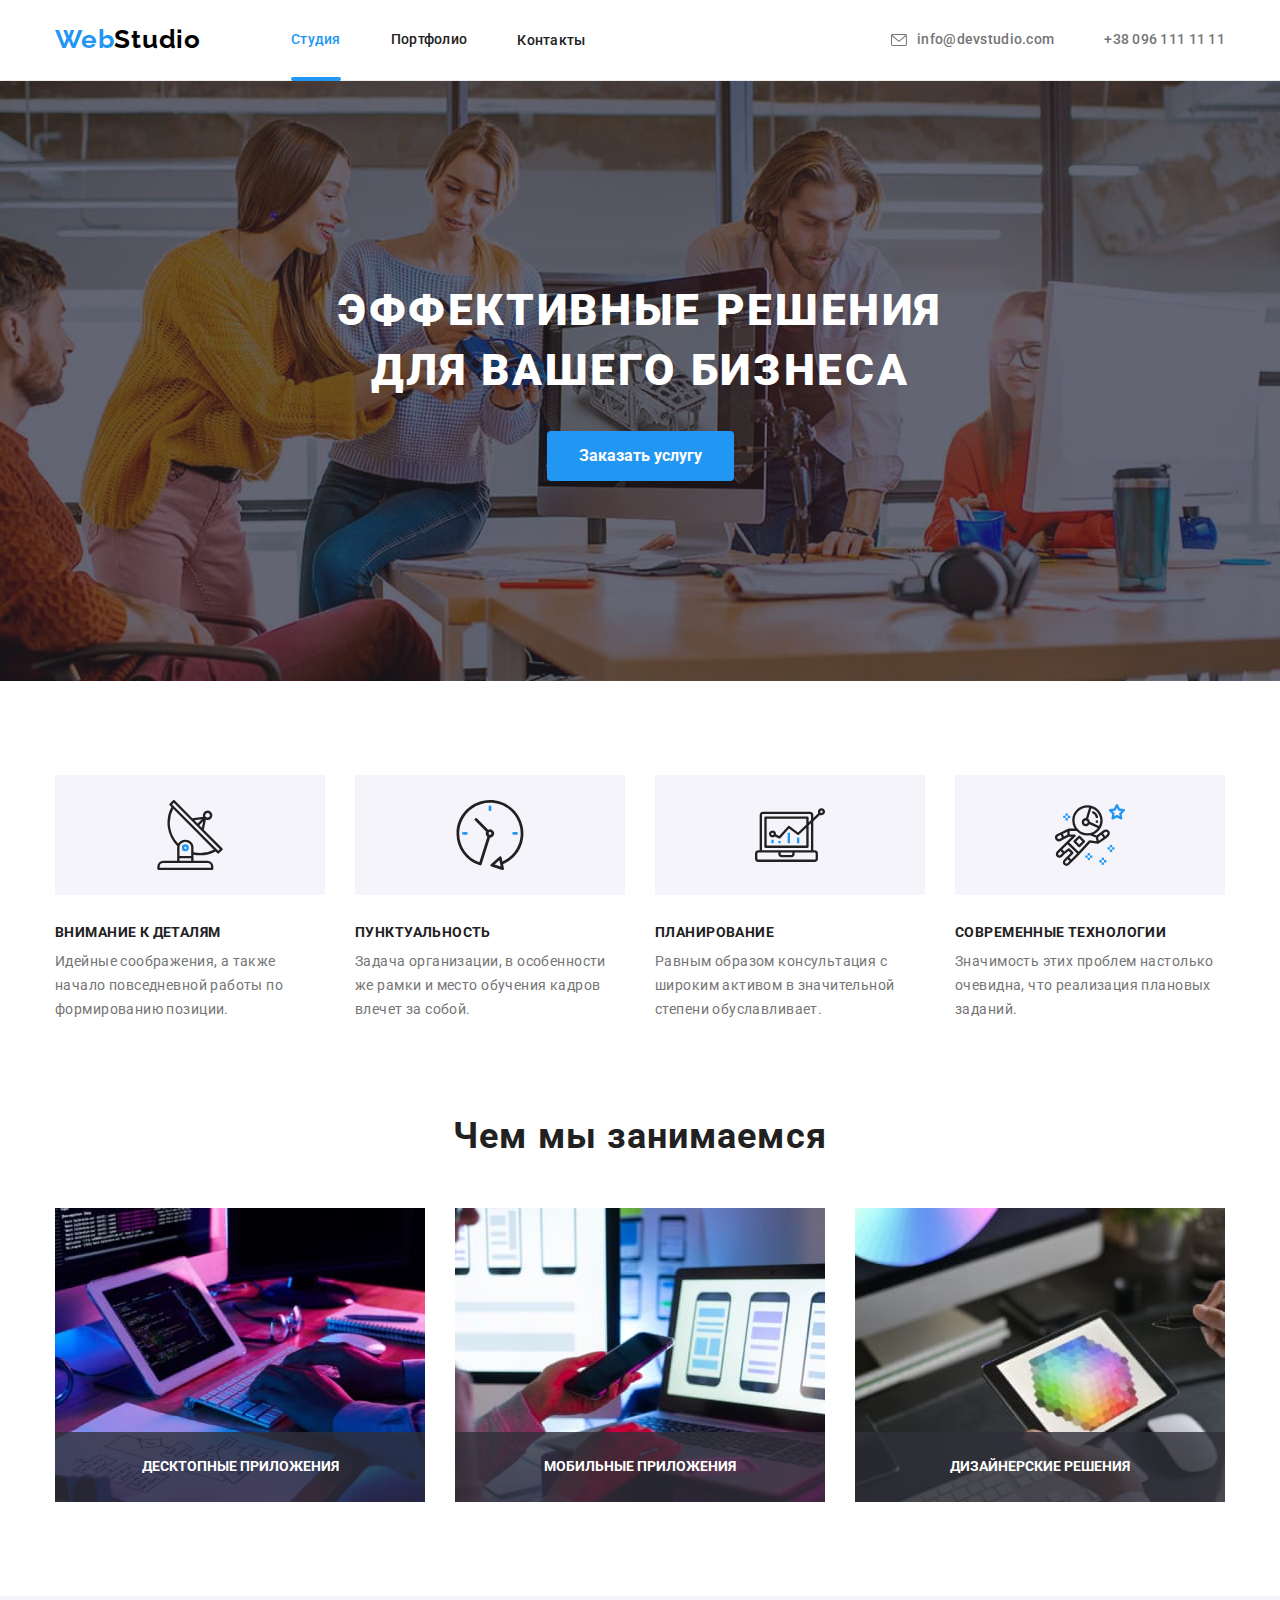
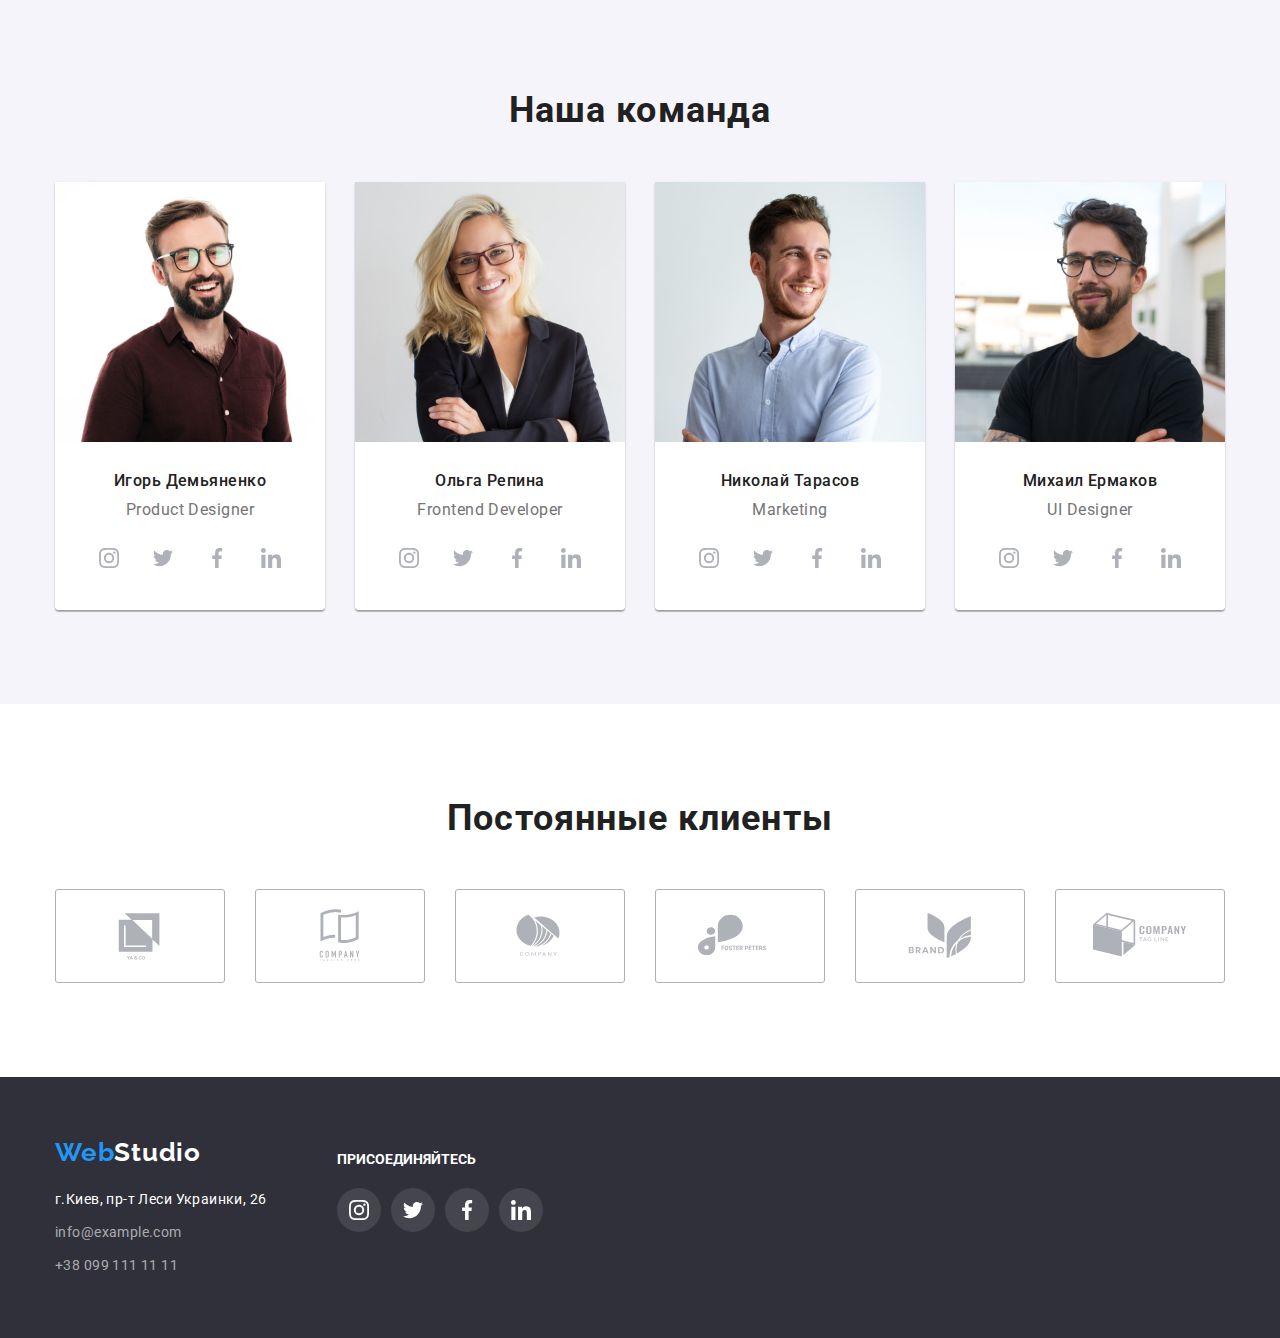
<file: index.html>
<!DOCTYPE html>
<html lang="ru">


<head>
    <meta charset="UTF-8" />
    <meta http-equiv="X-UA-Compatible" content="IE=edge" />
    <meta name="viewport" content="width=device-width, initial-scale=1.0" />
    <title>WebStudio</title>
    <link rel="stylesheet"
        href="https://cdnjs.cloudflare.com/ajax/libs/modern-normalize/1.0.0/modern-normalize.min.css" />
    <link rel="preconnect" href="https://fonts.gstatic.com" />
    <link rel="stylesheet"
        href="https://fonts.googleapis.com/css2?family=Raleway:wght@700&family=Roboto:wght@400;500;700;900&display=swap">
    <link rel="stylesheet" href="https://cdnjs.cloudflare.com/ajax/libs/modern-normalize/1.1.0/modern-normalize.min.css"
        integrity="sha512-wpPYUAdjBVSE4KJnH1VR1HeZfpl1ub8YT/NKx4PuQ5NmX2tKuGu6U/JRp5y+Y8XG2tV+wKQpNHVUX03MfMFn9Q=="
        crossorigin="anonymous" referrerpolicy="no-referrer" />
    <link rel="stylesheet" href="./css/style.css">
</head>

<body>
    <!--Header-->
    <header class="header">
        <div class="container header-container">
            <a class="logo link" href="./"><span class="blue-logo">Web</span>Studio</a>
            <nav class="navigation">
                <ul class="menu list">
                    <li class="menu-item">
                        <a class="menu-link link current" href="./index.html">Студия</a>
                    </li>
                    <li class="menu-item">
                        <a class="menu-link link" href="./portfolio.html">Портфолио</a>
                    </li>
                    <li class="menu-item">
                        <a class="menu-link link" href="">Контакты</a>
                    </li>
                </ul>
            </nav>
            <ul class="menu-item-mail-tel list">
                <li class="contact-item">
                    <a class="contact-link link" href="mailto:info@devstudio.com">
                        <svg class="mail-icon" width="16px" height="12px">
                            <use href="./images/icons.svg#icon-envelope"></use>
                        </svg>
                        info@devstudio.com
                    </a>
                </li>
                <li class="contact-item">
                    <a class="contact-link link" href="tel:+380961111111">
                        <svg class="phone-icon" width="10px" height="16px">
                            <use href="./images/icons.svg#icon-smartphone"></use>
                        </svg>
                        +38 096 111 11 11
                    </a>
                </li>
            </ul>
        </div>
    </header>
    <main>
        <!--Hero-->
        <section class="hero">
            <h1 class="hero-title">Эффективные решения<br>для вашего бизнеса</h1>
            <button class="primary-button" type="button" data-modal-open>Заказать услугу</button>
            </div>
        </section>
        <!--Features-->
        <section class="section">
            <h2 class="" hidden>Особености нашей компании</h2>
            <div class="container">
                <ul class="feature-list list">
                    <li class="feature-item">
                        <div class="feature-svg-content">
                            <svg class="" width="70px" height="70px">
                                <use href="./images/icons.svg#icon-antenna"></use>
                            </svg>
                        </div>
                        <h3 class="feature-title">Внимание к деталям</h3>
                        <p class="feature-description">
                            Идейные соображения, а также начало повседневной работы по
                            формированию позиции.
                        </p>
                    </li>
                    <li class="feature-item">
                        <div class="feature-svg-content">
                            <svg class="" width="70px" height="70px">
                                <use href="./images/icons.svg#icon-clock"></use>
                            </svg>
                        </div>
                        <h3 class="feature-title">Пунктуальность</h3>
                        <p class="feature-description">
                            Задача организации, в особенности же рамки и место обучения кадров
                            влечет за собой.
                        </p>
                    </li>
                    <li class="feature-item">
                        <div class="feature-svg-content">
                            <svg class="" width="70px" height="70px">
                                <use href="./images/icons.svg#icon-diagram"></use>
                            </svg>
                        </div>
                        <h3 class="feature-title">Планирование</h3>
                        <p class="feature-description">
                            Равным образом консультация с широким активом в значительной
                            степени обуславливает.
                        </p>
                    </li>
                    <li class="feature-item">
                        <div class="feature-svg-content">
                            <svg class="" width="70px" height="70px">
                                <use href="./images/icons.svg#icon-astronaut"></use>
                            </svg>
                        </div>
                        <h3 class="feature-title">Современные технологии</h3>
                        <p class="feature-description">
                            Значимость этих проблем настолько очевидна, что реализация
                            плановых заданий.
                        </p>
                    </li>
                </ul>
            </div>
        </section>
        <!--Our doing-->
        <section class="section doing">
            <div class="container">
                <h2 class="second-level-headings">Чем мы занимаемся</h2>
                <ul class="list doing-list">
                    <li class="doing-item">
                        <div class="product-thumb">
                            <img src="./images/our-classes/img-1.jpg" alt="пишем код" width="370" height="294" />
                            <div class="duing-container">
                                <h3 class="duing-content">десктопные приложения</h3>
                            </div>
                        </div>
                    </li>
                    <li class="doing-item">
                        <div class="product-thumb">
                            <img src="./images/our-classes/img-2.jpg" alt="оптимизация под смартфон" width="370"
                                height="294" />
                            <div class="duing-container">
                                <h3 class="duing-content">Мобильные приложения</h3>
                            </div>
                        </div>
                    </li>
                    <li class="doing-item">
                        <div class="product-thumb">
                            <img src="./images/our-classes/img-3.jpg" alt="дизайн на планшете" width="370"
                                height="294" />
                            <div class="duing-container">
                                <h3 class="duing-content">Дизайнерские решения</h3>
                            </div>
                        </div>
                    </li>
                </ul>
            </div>
        </section>
        <!--Our team-->
        <section class="our-team-section section">
            <div class="container">
                <h2 class="second-level-headings">Наша команда</h2>
                <ul class="doing-list list">
                    <li class="team-list-item">
                        <img src="./images/our-team/img-1.jpg" alt="Изображен Product Designer Игорь Демьяненко"
                            width="270" height="260" />
                        <div class="our-team-content">
                            <h3 class="name-title">Игорь Демьяненко</h3>
                            <p class="profession" lang="en">Product Designer</p>
                            <ul class="social-networks-list list">
                                <li class="social-networks-item">
                                    <a class="social-networks-link" href="">
                                        <svg class="social-networks-img" width="20px" height="20px">
                                            <use href="./images/icons.svg#icon-instagram"></use>
                                        </svg>
                                    </a>
                                </li>
                                <li class="social-networks-item">
                                    <a class="social-networks-link" href="">
                                        <svg class="social-networks-img" width="20px" height="20px">
                                            <use href="./images/icons.svg#icon-twitter"></use>
                                        </svg>
                                    </a>
                                </li>
                                <li class="social-networks-item">
                                    <a class="social-networks-link" href="">
                                        <svg class="social-networks-img" width="20px" height="20px">
                                            <use href="./images/icons.svg#icon-facebook"></use>
                                        </svg>
                                    </a>
                                </li>
                                <li class="social-networks-item">
                                    <a class="social-networks-link" href="">
                                        <svg class="social-networks-img" width="20px" height="20px">
                                            <use href="./images/icons.svg#icon-linkedin"></use>
                                        </svg>
                                    </a>
                                </li>
                            </ul>
                        </div>
                    </li>
                    <li class="team-list-item">
                        <img src="./images/our-team/img-2.jpg" alt="Изображена Frontend Developer Ольга Репина"
                            width="270" height="260" />
                        <div class="our-team-content">
                            <h3 class="name-title">Ольга Репина</h3>
                            <p class="profession" lang="en">Frontend Developer</p>
                            <ul class="social-networks-list list">
                                <li class="social-networks-item">
                                    <a class="social-networks-link" href="">
                                        <svg class="social-networks-img" width="20px" height="20px">
                                            <use href="./images/icons.svg#icon-instagram"></use>
                                        </svg>
                                    </a>
                                </li>
                                <li class="social-networks-item">
                                    <a class="social-networks-link" href="">
                                        <svg class="social-networks-img" width="20px" height="20px">
                                            <use href="./images/icons.svg#icon-twitter"></use>
                                        </svg>
                                    </a>
                                </li>
                                <li class="social-networks-item">
                                    <a class="social-networks-link" href="">
                                        <svg class="social-networks-img" width="20px" height="20px">
                                            <use href="./images/icons.svg#icon-facebook"></use>
                                        </svg>
                                    </a>
                                </li>
                                <li class="social-networks-item">
                                    <a class="social-networks-link" href="">
                                        <svg class="social-networks-img" width="20px" height="20px">
                                            <use href="./images/icons.svg#icon-linkedin"></use>
                                        </svg>
                                    </a>
                                </li>
                            </ul>
                        </div>
                    </li>
                    <li class="team-list-item">
                        <img src="./images/our-team/img-3.jpg" alt="Изображен Marketing Николай Тарасов" width="270"
                            height="260" />
                        <div class="our-team-content">
                            <h3 class="name-title">Николай Тарасов</h3>
                            <p class="profession" lang="en">Marketing</p>
                            <ul class="social-networks-list list">
                                <li class="social-networks-item">
                                    <a class="social-networks-link" href="">
                                        <svg class="social-networks-img" width="20px" height="20px">
                                            <use href="./images/icons.svg#icon-instagram"></use>
                                        </svg>
                                    </a>
                                </li>
                                <li class="social-networks-item">
                                    <a class="social-networks-link" href="">
                                        <svg class="social-networks-img" width="20px" height="20px">
                                            <use href="./images/icons.svg#icon-twitter"></use>
                                        </svg>
                                    </a>
                                </li>
                                <li class="social-networks-item">
                                    <a class="social-networks-link" href="">
                                        <svg class="social-networks-img" width="20px" height="20px">
                                            <use href="./images/icons.svg#icon-facebook"></use>
                                        </svg>
                                    </a>
                                </li>
                                <li class="social-networks-item">
                                    <a class="social-networks-link" href="">
                                        <svg class="social-networks-img" width="20px" height="20px">
                                            <use href="./images/icons.svg#icon-linkedin"></use>
                                        </svg>
                                    </a>
                                </li>
                            </ul>
                        </div>
                    </li>
                    <li class="team-list-item">
                        <img src="./images/our-team/img-4.jpg" alt="Изображен UI Designer Михаил Ермаков" width="270"
                            height="260" />
                        <div class="our-team-content">
                            <h3 class="name-title">Михаил Ермаков</h3>
                            <p class="profession" lang="en">UI Designer</p>
                            <ul class="social-networks-list list">
                                <li class="social-networks-item">
                                    <a class="social-networks-link" href="">
                                        <svg class="social-networks-img" width="20px" height="20px">
                                            <use href="./images/icons.svg#icon-instagram"></use>
                                        </svg>
                                    </a>
                                </li>
                                <li class="social-networks-item">
                                    <a class="social-networks-link" href="">
                                        <svg class="social-networks-img" width="20px" height="20px">
                                            <use href="./images/icons.svg#icon-twitter"></use>
                                        </svg>
                                    </a>
                                </li>
                                <li class="social-networks-item">
                                    <a class="social-networks-link" href="">
                                        <svg class="social-networks-img" width="20px" height="20px">
                                            <use href="./images/icons.svg#icon-facebook"></use>
                                        </svg>
                                    </a>
                                </li>
                                <li class="social-networks-item">
                                    <a class="social-networks-link" href="">
                                        <svg class="social-networks-img" width="20px" height="20px">
                                            <use href="./images/icons.svg#icon-linkedin"></use>
                                        </svg>
                                    </a>
                                </li>
                            </ul>
                        </div>
                    </li>
                </ul>
            </div>
        </section>
    </main>

    <!-- Our clients -->
    <section class="our-clients">
        <div class="container">
            <h2 class="our-clients-title">Постоянные клиенты</h2>
            <ul class="our-clients-list list">
                <li class="our-clients-item">
                    <a class="our-clients-link" href="">
                        <svg class="our-clients-img" width="106px" height="60px">
                            <use href="./images/icons.svg#icon-logo-1"></use>
                        </svg>
                    </a>
                </li>
                <li class="our-clients-item">
                    <a class="our-clients-link" href="">
                        <svg class="our-clients-img" width="106px" height="60px">
                            <use href="./images/icons.svg#icon-logo-2"></use>
                        </svg>
                    </a>
                </li>
                <li class="our-clients-item">
                    <a class="our-clients-link" href="">
                        <svg class="our-clients-img" width="106px" height="60px">
                            <use href="./images/icons.svg#icon-logo-3"></use>
                        </svg>
                    </a>
                </li>
                <li class="our-clients-item">
                    <a class="our-clients-link" href="">
                        <svg class="our-clients-img" width="106px" height="60px">
                            <use href="./images/icons.svg#icon-logo-4"></use>
                        </svg>
                    </a>
                </li>
                <li class="our-clients-item">
                    <a class="our-clients-link" href="">
                        <svg class="our-clients-img" width="106px" height="60px">
                            <use href="./images/icons.svg#icon-logo-5"></use>
                        </svg>
                    </a>
                </li>
                <li class="our-clients-item">
                    <a class="our-clients-link" href="">
                        <svg class="our-clients-img" width="106px" height="60px">
                            <use href="./images/icons.svg#icon-logo-6"></use>
                        </svg>
                    </a>
                </li>
            </ul>
        </div>
    </section>

    <!--Footer-->
    <footer class="footer">
        <div class="container">
            <div class="footer-content">
                <div class="footer-content-address">
                    <a class="logo-footer link" href="./"><span class="blue-logo">Web</span><span
                            class="color-logo-footer">Studio</span></a>
                    <address>
                        <ul class="footer-list list">
                            <li class="footer-item">
                                <a class=" link" href="https://goo.gl/maps/N5KW4McrUBXQHcLB9" target="_blank"
                                    rel="nooperen noreferrer">
                                    <span class="adress-color">г.Киев,
                                        пр-т Леси
                                        Украинки, 26</span></a>
                            </li>
                            <li class="footer-item"><a class="contact-link-footer link"
                                    href="mailto:info@example.com">info@example.com</a></li>
                            <li class="footer-item"><a class="contact-link-footer link" href="tel:+380991111111">+38 099
                                    111
                                    11
                                    11</a>
                            </li>
                        </ul>
                    </address>
                </div>
                <div class="footer-social-content">
                    <p class="social-networks-text">присоединяйтесь</p>
                    <ul class="social-networks-list list">
                        <li class="social-networks-item">
                            <a class="social-networks-link footer-social-link" href="">
                                <svg class="social-networks-img footer-social-img" width="20px" height="20px">
                                    <use href="./images/icons.svg#icon-instagram"></use>
                                </svg>
                            </a>
                        </li>
                        <li class="social-networks-item">
                            <a class="social-networks-link footer-social-link" href="">
                                <svg class="social-networks-img footer-social-img" width="20px" height="20px">
                                    <use href="./images/icons.svg#icon-twitter"></use>
                                </svg>
                            </a>
                        </li>
                        <li class="social-networks-item">
                            <a class="social-networks-link footer-social-link" href="">
                                <svg class="social-networks-img footer-social-img" width="20px" height="20px">
                                    <use href="./images/icons.svg#icon-facebook"></use>
                                </svg>
                            </a>
                        </li>
                        <li class="social-networks-item">
                            <a class="social-networks-link footer-social-link" href="">
                                <svg class="social-networks-img footer-social-img" width="20px" height="20px">
                                    <use href="./images/icons.svg#icon-linkedin"></use>
                                </svg>
                            </a>
                        </li>
                    </ul>
                </div>
            </div>
        </div>
    </footer>
    <div class="backdrop is-hidden" data-modal>
        <div class="modal">
            <button class="modal-button" type="button" data-modal-close>
                <svg class="" width="11" height="11">
                    <use href="./images/icons.svg#icon-modal-x"></use>
                </svg>
            </button>
        </div>
        <script src="./js/modal.js"></script>
</body>

</html>
</file>
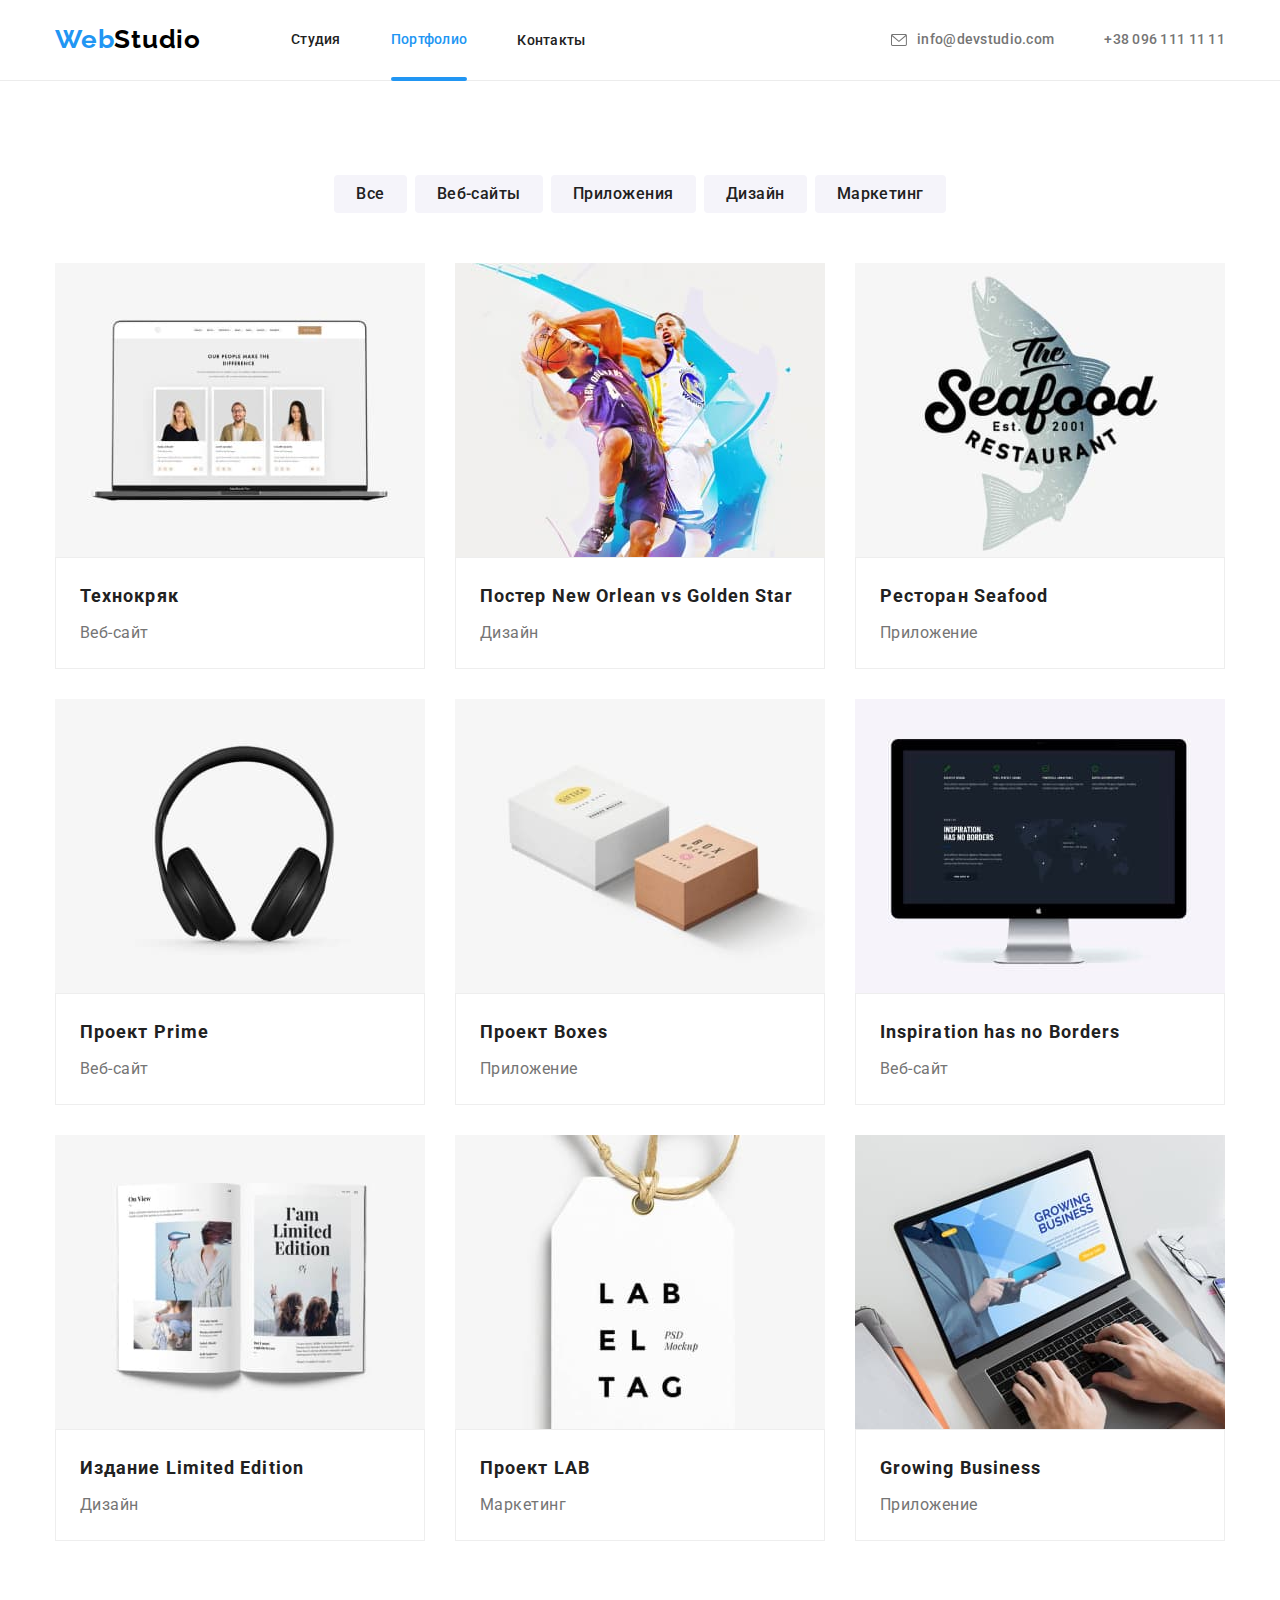
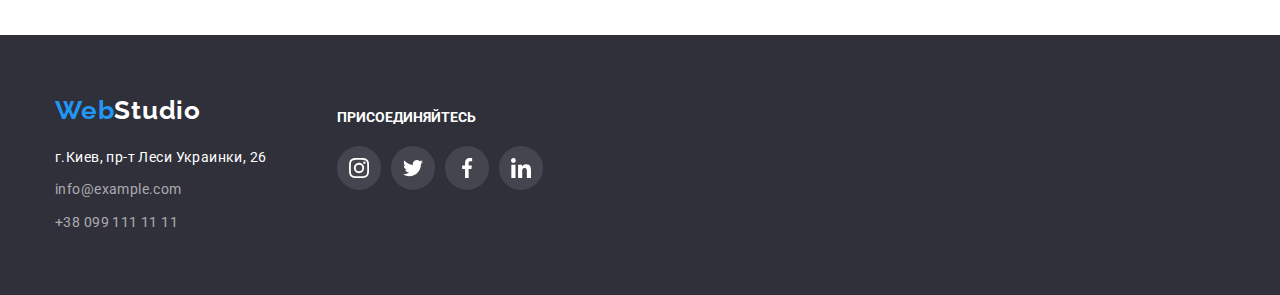
<file: portfolio.html>
<!DOCTYPE html>
<html lang="ru">


<head>
    <meta charset="UTF-8" />
    <meta http-equiv="X-UA-Compatible" content="IE=edge" />
    <meta name="viewport" content="width=device-width, initial-scale=1.0" />
    <title>WebStudio</title>
    <link rel="stylesheet"
        href="https://cdnjs.cloudflare.com/ajax/libs/modern-normalize/1.0.0/modern-normalize.min.css" />
    <link rel="preconnect" href="https://fonts.gstatic.com" />
    <link rel="stylesheet"
        href="https://fonts.googleapis.com/css2?family=Raleway:wght@700&family=Roboto:wght@400;500;700;900&display=swap">
    <link rel="stylesheet" href="https://cdnjs.cloudflare.com/ajax/libs/modern-normalize/1.1.0/modern-normalize.min.css"
        integrity="sha512-wpPYUAdjBVSE4KJnH1VR1HeZfpl1ub8YT/NKx4PuQ5NmX2tKuGu6U/JRp5y+Y8XG2tV+wKQpNHVUX03MfMFn9Q=="
        crossorigin="anonymous" referrerpolicy="no-referrer" />
    <link rel="stylesheet" href="./css/style.css">
</head>

<body>

    <!--Header-->
    <header class="header">
        <div class="container header-container">
            <nav class="navigation">
                <a class="logo link" href="./"><span class="blue-logo">Web</span>Studio</a>
                <ul class="menu list">
                    <li class="menu-item">
                        <a class="menu-link link" href="./index.html">Студия</a>
                    </li>
                    <li class="menu-item">
                        <a class="menu-link link current" href="./portfolio.html">Портфолио</a>
                    </li>
                    <li class="menu-item">
                        <a class="menu-link link" href="">Контакты</a>
                    </li>
                </ul>
            </nav>
            <ul class="menu-item-mail-tel list">
                <li class="contact-item">
                    <a class="contact-link link" href="mailto:info@devstudio.com">
                        <svg class="mail-icon" width="16px" height="12px">
                            <use href="./images/icons.svg#icon-envelope"></use>
                        </svg>
                        info@devstudio.com
                    </a>
                </li>
                <li class="contact-item">
                    <a class="contact-link link" href="tel:+380961111111">
                        <svg class="phone-icon" width="10px" height="16px">
                            <use href="./images/icons.svg#icon-smartphone"></use>
                        </svg>
                        +38 096 111 11 11
                    </a>
                </li>
            </ul>
        </div>
    </header>
    <main>
        <section class="portfolio-section">
            <div class="container">

                <!-- Button -->
                <ul class="menu-secondary-btn list">
                    <li class="item-secondary-btn">
                        <button class="secondary-btn" type="button">Все</button>
                    </li>
                    <li class="item-secondary-btn">
                        <button class="secondary-btn" type="button">Веб-сайты</button>
                    </li>
                    <li class="item-secondary-btn">
                        <button class="secondary-btn" type="button">Приложения</button>
                    </li>
                    <li class="item-secondary-btn">
                        <button class="secondary-btn" type="button">Дизайн</button>
                    </li>
                    <li class="item-secondary-btn">
                        <button class="secondary-btn" type="button">Маркетинг</button>
                    </li>
                </ul>

                <!-- Portfolio cards -->
                <h2 hidden>Наши прооекты</h2>
                <ul class="list portfolio-list">
                    <li class="portfolio-item">
                        <a class="link" href="">
                            <div class="portfolio-img-wrap">
                                <img src="./images/portfolio/project01-01.jpg" alt="ноутбук" width="370" height="294" />
                                <div class="portfolio-card-wrapper">
                                    <p class="portfolio-card-description">
                                        Технокряк это современная площадка распространения
                                        коронавируса. Компании используют эту
                                        платформу для цифрового
                                        шпионажа и атак на защищённые сервера конкурентов.
                                    </p>
                                </div>
                            </div>
                            <div class="portfolio-text-content">
                                <h3 class="portfolio-item-title">Технокряк</h3>
                                <p class="portfolio-item-description">Веб-сайт</p>
                            </div>
                        </a>
                    </li>
                    <li class="portfolio-item">
                        <a class="link" href="">
                            <div class="portfolio-img-wrap">
                                <img src="./images/portfolio/project01-02.jpg" alt="два баскетболиста" width="370"
                                    height="294" />
                                <div class="portfolio-card-wrapper">
                                    <p class="portfolio-card-description">
                                        Технокряк это современная площадка распространения
                                        коронавируса. Компании используют эту
                                        платформу для цифрового
                                        шпионажа и атак на защищённые сервера конкурентов.
                                    </p>
                                </div>
                            </div>
                            <div class="portfolio-text-content">
                                <h3 class="portfolio-item-title">Постер <span lang="en">New Orlean vs Golden Star</span>
                                </h3>
                                <p class="portfolio-item-description">Дизайн</p>
                            </div>
                        </a>
                    </li>
                    <li class="portfolio-item">
                        <a class="link" href="">
                            <div class="portfolio-img-wrap">
                                <img src="./images/portfolio/project01-03.jpg" alt="логотип ресторана" width="370"
                                    height="294" />
                                <div class="portfolio-card-wrapper">
                                    <p class="portfolio-card-description">
                                        Технокряк это современная площадка распространения
                                        коронавируса. Компании используют эту
                                        платформу для цифрового
                                        шпионажа и атак на защищённые сервера конкурентов.
                                    </p>
                                </div>
                            </div>
                            <div class="portfolio-text-content">
                                <h3 class="portfolio-item-title">Ресторан <span lang="en">Seafood</span></h3>
                                <p class="portfolio-item-description">Приложение</p>
                            </div>
                        </a>
                    </li>
                    <li class="portfolio-item">
                        <a class="link" href="">
                            <div class="portfolio-img-wrap">
                                <img src="./images/portfolio/project02-01.jpg" alt="наушники" width="370"
                                    height="294" />
                                <div class="portfolio-card-wrapper">
                                    <p class="portfolio-card-description">
                                        Технокряк это современная площадка распространения
                                        коронавируса. Компании используют эту
                                        платформу для цифрового
                                        шпионажа и атак на защищённые сервера конкурентов.
                                    </p>
                                </div>
                            </div>
                            <div class="portfolio-text-content">
                                <h3 class="portfolio-item-title">Проект <span lang="en">Prime</span></h3>
                                <p class="portfolio-item-description">Веб-сайт</p>
                            </div>
                        </a>
                    </li>
                    <li class="portfolio-item">
                        <a class="link" href="">
                            <div class="portfolio-img-wrap">
                                <img src="./images/portfolio/project02-02.jpg" alt="две коробочки" width="370"
                                    height="294" />
                                <div class="portfolio-card-wrapper">
                                    <p class="portfolio-card-description">
                                        Технокряк это современная площадка распространения
                                        коронавируса. Компании используют эту
                                        платформу для цифрового
                                        шпионажа и атак на защищённые сервера конкурентов.
                                    </p>
                                </div>
                            </div>
                            <div class="portfolio-text-content">
                                <h3 class="portfolio-item-title">Проект <span lang="en">Boxes</span></h3>
                                <p class="portfolio-item-description">Приложение</p>
                            </div>
                        </a>
                    </li>
                    <li class="portfolio-item">
                        <a class="link" href="">
                            <div class="portfolio-img-wrap">
                                <img src="./images/portfolio/project02-03.jpg" alt="аймак" width="370" height="294" />
                                <div class="portfolio-card-wrapper">
                                    <p class="portfolio-card-description">
                                        Технокряк это современная площадка распространения
                                        коронавируса. Компании используют эту
                                        платформу для цифрового
                                        шпионажа и атак на защищённые сервера конкурентов.
                                    </p>
                                </div>
                            </div>
                            <div class="portfolio-text-content">
                                <h3 class="portfolio-item-title" lang="en">Inspiration has no Borders</h3>
                                <p class="portfolio-item-description">Веб-сайт</p>
                            </div>
                        </a>
                    </li>
                    <li class="portfolio-item">
                        <a class="link" href="">
                            <div class="portfolio-img-wrap">
                                <img src="./images/portfolio/project03-01.jpg" alt="журнал" width="370" height="294" />
                                <div class="portfolio-card-wrapper">
                                    <p class="portfolio-card-description">
                                        Технокряк это современная площадка распространения
                                        коронавируса. Компании используют эту
                                        платформу для цифрового
                                        шпионажа и атак на защищённые сервера конкурентов.
                                    </p>
                                </div>
                            </div>
                            <div class="portfolio-text-content">
                                <h3 class="portfolio-item-title">Издание <span>Limited Edition</span></h3>
                                <p class="portfolio-item-description">Дизайн</p>
                            </div>
                        </a>
                    </li>
                    <li class="portfolio-item">
                        <a class="link" href="">
                            <div class="portfolio-img-wrap">
                                <img src="./images/portfolio/project03-02.jpg" alt="этикетка" width="370"
                                    height="294" />
                                <div class="portfolio-card-wrapper">
                                    <p class="portfolio-card-description">
                                        Технокряк это современная площадка распространения
                                        коронавируса. Компании используют эту
                                        платформу для цифрового
                                        шпионажа и атак на защищённые сервера конкурентов.
                                    </p>
                                </div>
                            </div>
                            <div class="portfolio-text-content">
                                <h3 class="portfolio-item-title">Проект <span>LAB</span></h3>
                                <p class="portfolio-item-description">Маркетинг</p>
                            </div>
                        </a>
                    </li>
                    <li class="portfolio-item">
                        <a class="link" href="">
                            <div class="portfolio-img-wrap">
                                <img src="./images/portfolio/project03-03.jpg" alt="работа на ноутбуке" width="370"
                                    height="294" />
                                <div class="portfolio-card-wrapper">
                                    <p class="portfolio-card-description">
                                        Технокряк это современная площадка распространения
                                        коронавируса. Компании используют эту
                                        платформу для цифрового
                                        шпионажа и атак на защищённые сервера конкурентов.
                                    </p>
                                </div>
                            </div>
                            <div class="portfolio-text-content">
                                <h3 class="portfolio-item-title" lang="en">Growing Business</h3>
                                <p class="portfolio-item-description">Приложение</p>
                            </div>
                        </a>
                    </li>
                </ul>
            </div>
        </section>
    </main>

    <!--Footer-->
    <footer class="footer">
        <div class="container">
            <div class="footer-content">
                <div class="footer-content-address">
                    <a class="logo-footer link" href="./"><span class="blue-logo">Web</span><span
                            class="color-logo-footer">Studio</span></a>
                    <address>
                        <ul class="footer-list list">
                            <li class="footer-item">
                                <a class=" link" href="https://goo.gl/maps/N5KW4McrUBXQHcLB9" target="_blank"
                                    rel="nooperen noreferrer">
                                    <span class="adress-color">г.Киев,
                                        пр-т Леси
                                        Украинки, 26</span></a>
                            </li>
                            <li class="footer-item"><a class="contact-link-footer link"
                                    href="mailto:info@example.com">info@example.com</a></li>
                            <li class="footer-item"><a class="contact-link-footer link" href="tel:+380991111111">+38 099
                                    111
                                    11
                                    11</a>
                            </li>
                        </ul>
                    </address>
                </div>
                <div class="footer-social-content">
                    <p class="social-networks-text">присоединяйтесь</p>
                    <ul class="social-networks-list list">
                        <li class="social-networks-item">
                            <a class="social-networks-link footer-social-link" href="">
                                <svg class="social-networks-img footer-social-img" width="20px" height="20px">
                                    <use href="./images/icons.svg#icon-instagram"></use>
                                </svg>
                            </a>
                        </li>
                        <li class="social-networks-item">
                            <a class="social-networks-link footer-social-link" href="">
                                <svg class="social-networks-img footer-social-img" width="20px" height="20px">
                                    <use href="./images/icons.svg#icon-twitter"></use>
                                </svg>
                            </a>
                        </li>
                        <li class="social-networks-item">
                            <a class="social-networks-link footer-social-link" href="">
                                <svg class="social-networks-img footer-social-img" width="20px" height="20px">
                                    <use href="./images/icons.svg#icon-facebook"></use>
                                </svg>
                            </a>
                        </li>
                        <li class="social-networks-item">
                            <a class="social-networks-link footer-social-link" href="">
                                <svg class="social-networks-img footer-social-img" width="20px" height="20px">
                                    <use href="./images/icons.svg#icon-linkedin"></use>
                                </svg>
                            </a>
                        </li>
                    </ul>
                </div>
            </div>
        </div>
    </footer>
</body>

</html>
</file>
<file: css/style.css>
:root {
  --accent-color: #2196f3;
  --secondary-text-color: #212121;
  --main-text-color: #757575;
  --white-text: #ffffff;
  --our-tea-background: #f5f4fa;
  --hero-footer-background: #2f303a;
  --logo-color: #000000;
  --contact-link-footer: rgba(255, 255, 255, 0.6);
  --social-networks-color: #ffffff;
  --timing-function: cubic-bezier(0.4, 0, 0.2, 1);
  --fill-color-svg: #afb1b8;
}
h1,
h2,
h3,
h4,
h5,
h6,
p {
  margin-top: 0;
  margin-bottom: 0;
}
ul,
ol {
  margin-top: 0;
  margin-bottom: 0;
  padding-left: 0;
}
img {
  display: block;
}
.list {
  list-style: none;
  display: flex;
}
.link {
  text-decoration: none;
}
body {
  font-family: "Roboto", sans-serif;
  color: var(--main-text-color);
}

/* Portfolio */
.portfolio-list {
  flex-wrap: wrap;
  margin-top: -30px;
  margin-left: -30px;
}
.portfolio-item {
  margin-top: 30px;
  margin-left: 30px;
  flex-basis: calc((100% - 90px) / 3);
  background-color: var(--white-text);
}
.portfolio-item:hover {
  filter: drop-shadow(0px 4px 4px rgba(0, 0, 0, 0.25));
}
.portfolio-item:hover .portfolio-card-wrapper {
  transform: translateY(0);
}
.portfolio-text-content {
  border: 1px solid #eeeeee;
  padding: 20px 24px 20px 24px;
}
.portfolio-img-wrap {
  position: relative;
  overflow: hidden;
}
.portfolio-card-wrapper {
  position: absolute;
  top: 0;
  left: 0;
  height: 100%;
  background-color: rgba(33, 150, 243, 0.9);
  transform: translateY(101%);
  transition: transform 250ms var(--timing-function);
}
.portfolio-card-description {
  font-weight: 400;
  font-size: 18px;
  line-height: 1.55;
  padding: 63px 24px;
  color: #ffffff;
}
/* Header */
.header {
  border-bottom: 1px solid #ececec;
}
.container {
  width: 1200px;
  margin: 0 auto;
  padding-left: 15px;
  padding-right: 15px;
}

/* Our doing */
.section {
  padding-top: 94px;
  padding-bottom: 94px;
}
.doing {
  padding-top: 0px;
}
.second-level-headings {
  font-weight: 700;
  font-size: 36px;
  line-height: 1.16;
  text-align: center;
  letter-spacing: 0.03em;
  margin-bottom: 50px;
  color: var(--secondary-text-color);
}
.doing-item {
  flex-basis: calc((100% - 90px) / 3);
  margin-top: 30px;
  margin-left: 30px;
}
.doing-list {
  display: flex;
  margin-top: -30px;
  margin-left: -30px;
}
.product-thumb {
  position: relative;
}
.duing-container {
  bottom: 0;
  left: 0;
  background-color: rgba(47, 48, 58, 0.8);
  width: 100%;
  position: absolute;
  display: flex;
  justify-content: center;
}
.duing-content {
  font-size: 14px;
  line-height: 1.14;
  padding-top: 27px;
  padding-bottom: 27px;
  text-transform: uppercase;
  color: var(--white-text);
}
/* Our team */
.name-title {
  font-weight: 500;
  font-size: 16px;
  line-height: 1.18;
  margin-bottom: 10px;
  text-align: center;
  letter-spacing: 0.03em;
  color: var(--secondary-text-color);
}
.our-team-section {
  background: var(--our-tea-background);
}
.team-list-item {
  flex-basis: calc((100% - 120px) / 4);
  margin-top: 30px;
  margin-left: 30px;
  box-shadow: 0px 1px 3px rgba(0, 0, 0, 0.12), 0px 1px 1px rgba(0, 0, 0, 0.14),
    0px 2px 1px rgba(0, 0, 0, 0.2);
  border-radius: 0px 0px 4px 4px;
}
.our-team-content {
  padding-top: 30px;
  padding-bottom: 30px;
  padding-left: 32px;
  padding-right: 32px;
  background-color: #ffffff;
  border-radius: 0px 0px 4px 4px;
}
.social-networks-list {
  display: flex;
  justify-content: space-between;
}
.social-networks-item:not(:last-child) {
  margin-right: 10px;
}
.social-networks-link {
  display: flex;
  align-items: center;
  justify-content: center;
  width: 44px;
  height: 44px;
  border-radius: 50%;
  background-color: transparent;
  fill: var(--fill-color-svg);
  transition: background-color 250ms, fill 250ms;
}
.social-networks-link:hover,
.social-networks-link:focus,
.footer-social-media-link:hover,
.footer-social-media-link:focus {
  fill: var(--social-networks-color);
  background-color: var(--accent-color);
}
.header-container {
  display: flex;
  align-items: center;
}
.profession {
  font-weight: 400;
  font-size: 16px;
  line-height: 1.18;
  text-align: center;
  margin-bottom: 16px;
  letter-spacing: 0.03em;
  color: var(--main-text-color);
}
.navigation {
  display: flex;
  align-items: center;
}
.menu {
  display: flex;
  align-items: center;
}
.menu-item:not(:last-child) {
  display: flex;
  align-items: center;
  margin-right: 50px;
}
.menu-item-mail-tel {
  display: flex;
  align-items: center;
  margin-left: auto;
}
.contact-item:not(:last-child) {
  margin-right: 30px;
}
.logo {
  font-family: "Raleway", sans-serif;
  font-weight: 700;
  font-size: 26px;
  line-height: 1.38;
  margin-right: 90px;
  letter-spacing: 0.03em;
  color: var(--logo-color);
}
.blue-logo {
  color: var(--accent-color);
}
.menu-link {
  position: relative;
  font-weight: 500;
  font-size: 14px;
  line-height: 1.14;
  padding-top: 32px;
  padding-bottom: 32px;
  letter-spacing: 0.02em;
  color: var(--secondary-text-color);
  transition: color 250ms var(--timing-function);
}
.menu-link.current::after {
  position: absolute;
  left: 0;
  bottom: -1px;
  content: "";
  display: block;
  width: 100%;
  height: 4px;
  opacity: 0;
  transition: opacity 250ms var(--timing-function);
  background-color: var(--accent-color);
  border-radius: 2px;
}
.menu-link:hover,
.menu-link:focus,
.menu-link.current::after {
  opacity: 1;
}
.menu-link:hover,
.menu-link:focus,
.menu-link.current {
  color: var(--accent-color);
}
.contact-link {
  display: flex;
  align-items: center;
  font-weight: 500;
  font-size: 14px;
  line-height: 1.14;
  letter-spacing: 0.02em;
  color: var(--main-text-color);
  transition: color 250ms var(--timing-function);
}
.contact-link:hover,
.contact-link:focus {
  color: var(--accent-color);
}
.mail-icon {
  margin-right: 10px;
  fill: currentColor;
}
.phone-icon {
  margin-right: 10px;
  fill: currentColor;
}

/* Hero */
.hero {
  background-image: linear-gradient(
      rgba(47, 48, 58, 0.4),
      rgba(47, 48, 58, 0.4)
    ),
    url(../images/hero/hero-img.jpg);
  background-color: var(--hero-footer-background);
  background-repeat: no-repeat;
  background-position: center;
  padding-top: 200px;
  padding-bottom: 200px;
  text-align: center;
  letter-spacing: 0.06em;
  background-size: cover;
}
.hero-title {
  font-family: "Roboto", sans-serif;
  font-weight: 900;
  font-size: 44px;
  line-height: 1.36;
  text-align: center;
  letter-spacing: 0.06em;
  text-transform: uppercase;
  margin-bottom: 30px;
  color: var(--white-text);
}
.primary-button {
  font-weight: 700;
  font-size: 16px;
  line-height: 1.87;
  display: block;
  margin: 0 auto;
  cursor: pointer;
  color: var(--white-text);
  background: var(--accent-color);
  padding: 10px 32px;
  border-radius: 4px;
  border: 0;
}
.backdrop.is-hidden {
  visibility: none;
  opacity: 0;
  pointer-events: none;
}
.backdrop.is-hidden .modal {
  transform: translate(-50%, -50%) scale(0.7);
}
.backdrop {
  position: fixed;
  top: 0;
  left: 0;
  width: 100%;
  height: 100%;
  opacity: 1;
  background-color: rgba(0, 0, 0, 0.2);
  transition: opacity 250ms var(--timing-function),
    visibility 250ms var(--timing-function);
}
.modal {
  position: absolute;
  top: 50%;
  left: 50%;
  transform: translate(-50%, -50%) scale(1);
  transition: transform 250ms;
  min-width: 528px;
  min-height: 581px;
  background-color: #ffffff;
  box-shadow: 3px 0px 1px rgba(0, 0, 0, 0.12), 1px 0px 2px rgba(0, 0, 0, 0.2),
    1px 0px 1px rgba(0, 0, 0, 0.14);
  border-radius: 4px;
}
.modal-button {
  position: absolute;
  width: 30px;
  height: 30px;
  top: 8px;
  right: 8px;
  border-radius: 50%;
  cursor: pointer;
  display: flex;
  align-items: center;
  justify-content: center;
  background-color: #ffffff;
  border: 1px solid rgba(0, 0, 0, 0.1);
}
/* Features */
.feature-title {
  font-family: "Roboto", sans-serif;
  font-weight: 700;
  font-size: 14px;
  line-height: 1.14;
  letter-spacing: 0.03em;
  margin-bottom: 10px;
  text-transform: uppercase;
  color: var(--secondary-text-color);
}
.feature-list {
  display: flex;
  margin-top: -30px;
  margin-left: -30px;
}
.feature-item {
  margin-top: 30px;
  margin-left: 30px;
  flex-basis: calc((100% - 120px) / 4);
}
.feature-description {
  font-weight: 400;
  font-size: 14px;
  line-height: 1.71;
  letter-spacing: 0.03em;
  color: var(--main-text-color);
}
.feature-svg-content {
  display: flex;
  justify-content: center;
  padding-top: 25px;
  padding-bottom: 25px;
  margin-bottom: 30px;
  background-color: #f5f4fa;
}

/* Our clients */
.our-clients {
  padding-top: 94px;
  padding-bottom: 94px;
}
.our-clients-title {
  font-style: normal;
  font-weight: 700;
  font-size: 36px;
  line-height: 1.16;
  text-align: center;
  letter-spacing: 0.03em;
  color: var(--secondary-text-color);
  margin-bottom: 50px;
}
.our-clients-item:not(:last-child) {
  margin-right: 30px;
}
.our-clients-link {
  display: flex;
  justify-content: center;
  align-items: center;
  width: 170px;
  padding-top: 16px;
  padding-bottom: 16px;
  border-radius: 3px;
  border: 1px solid var(--fill-color-svg);
  color: var(--fill-color-svg);
  transition: border 250ms var(--timing-function);
}
.our-clients-img {
  fill: currentColor;
  transition: color 250ms var(--timing-function);
}
.our-clients-link:hover,
.our-clients-link:focus {
  border-color: var(--accent-color);
}

.our-clients-link:hover .our-clients-img,
.our-clients-link:focus .our-clients-img {
  color: var(--accent-color);
}
/* Footer */
.footer {
  background: #2f303a;
  padding-top: 60px;
  padding-bottom: 60px;
}
.logo-footer {
  font-family: "Raleway", sans-serif;
  font-weight: 700;
  font-size: 26px;
  line-height: 1.19;
  letter-spacing: 0.03em;
  display: block;
  margin-bottom: 20px;
  color: var(--accent-color);
}
.footer-list {
  font-weight: 400;
  font-size: 14px;
  font-style: normal;
  line-height: 1.71;
  letter-spacing: 0.03em;
  flex-direction: column;
}
.footer-item:not(:last-child) {
  margin-bottom: 9px;
}
.color-logo-footer,
.adress-color {
  color: var(--white-text);
}
.contact-link-footer,
.contact-link-footer {
  color: var(--contact-link-footer);
  transition: color 250ms var(--timing-function);
}
.contact-link-footer:hover,
.contact-link-footer:focus {
  color: var(--accent-color);
}
.footer-content {
  display: flex;
}
.footer-content-address {
  margin-right: 70px;
}
.social-networks-text {
  font-weight: 700;
  font-size: 14px;
  line-height: 1.14;
  text-transform: uppercase;
  color: var(--social-networks-color);
  margin-bottom: 20px;
}
.footer-social-content {
  padding-top: 15px;
}
.footer-social-link {
  background-color: rgba(255, 255, 255, 0.1);
}
.footer-social-img {
  fill: var(--social-networks-color);
}

.portfolio-section {
  margin-top: 94px;
  margin-bottom: 94px;
}
/* Portfolio-btn */
.menu-secondary-btn {
  display: flex;
  justify-content: center;
  margin-bottom: 50px;
}
.item-secondary-btn:not(:last-child) {
  margin-right: 8px;
}

.secondary-btn {
  font-weight: 500;
  font-size: 16px;
  line-height: 1.62;
  letter-spacing: 0.03em;
  cursor: pointer;
  border-radius: 4px;
  border: none;
  padding: 6px 22px 6px 22px;
  background: var(--our-tea-background);
  color: var(--secondary-text-color);
  transition: color 250ms var(--timing-function),
    background-color 250ms var(--timing-function),
    box-shadow 250ms var(--timing-function);
}
.secondary-btn:hover,
.secondary-btn:focus,
.secondary-btn.current {
  color: var(--white-text);
  background-color: var(--accent-color);
  box-shadow: 0px 3px 1px rgba(0, 0, 0, 0.1), 0px 1px 2px rgba(0, 0, 0, 0.08),
    0px 2px 2px rgba(0, 0, 0, 0.12);
}
/* Portfolio cards */
.portfolio-item-title {
  font-weight: 700;
  font-size: 18px;
  line-height: 2;
  letter-spacing: 0.06em;
  margin-bottom: 4px;
  color: var(--secondary-text-color);
}

.portfolio-item-description {
  font-weight: 400;
  font-size: 16px;
  line-height: 1.87;
  letter-spacing: 0.03em;
  color: var(--main-text-color);
}
</file>
